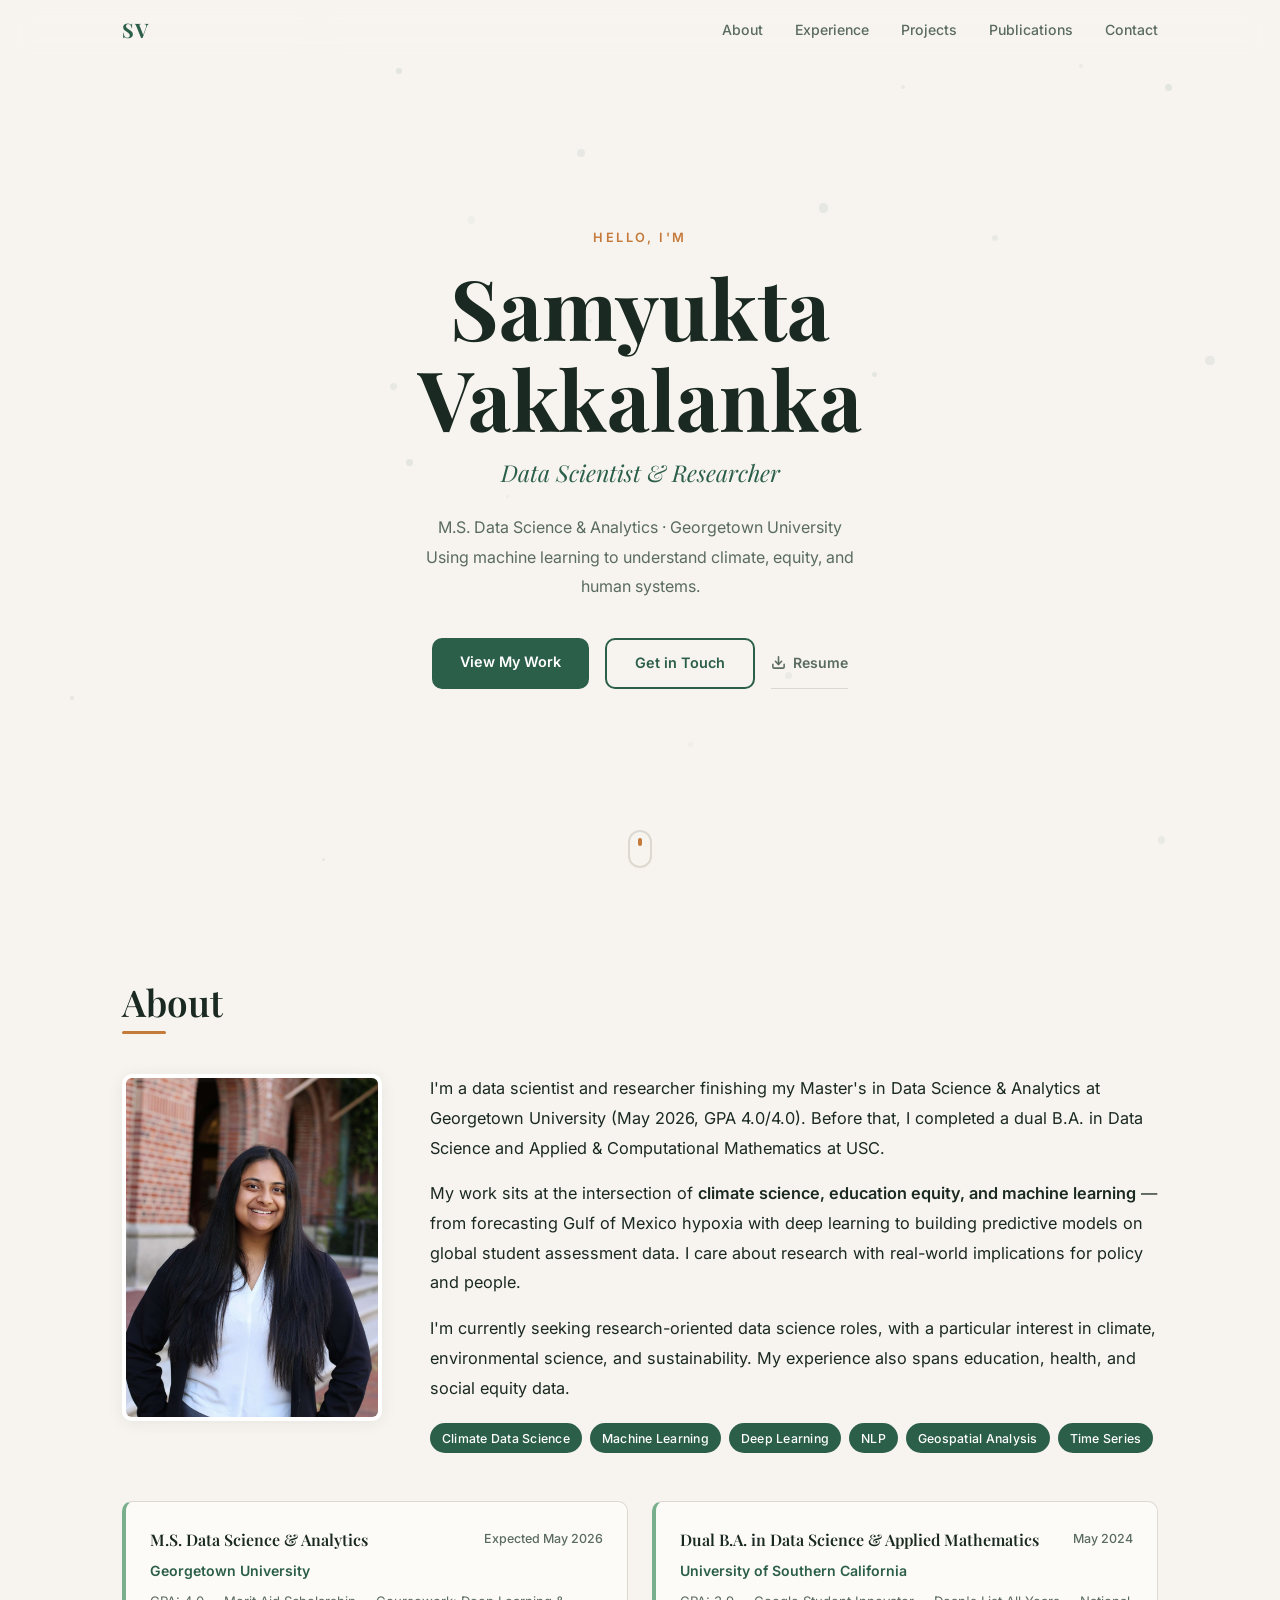
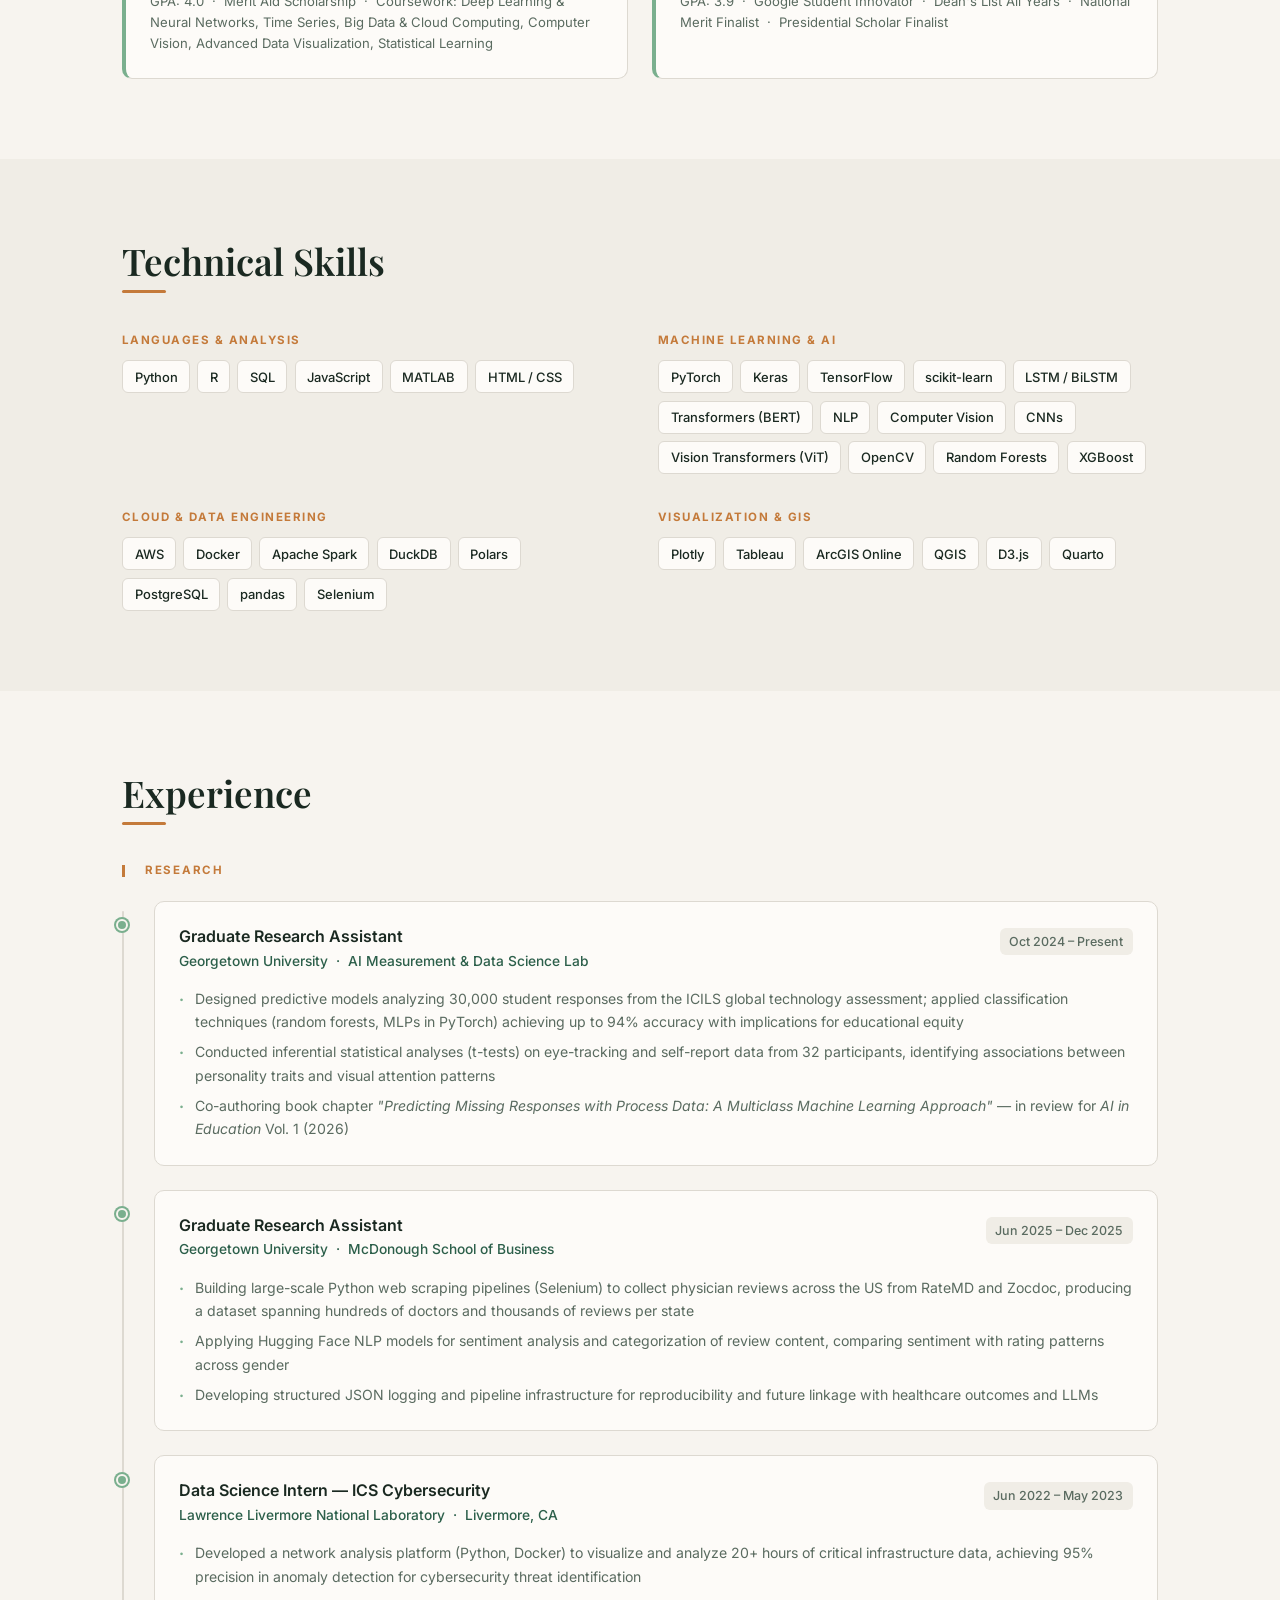
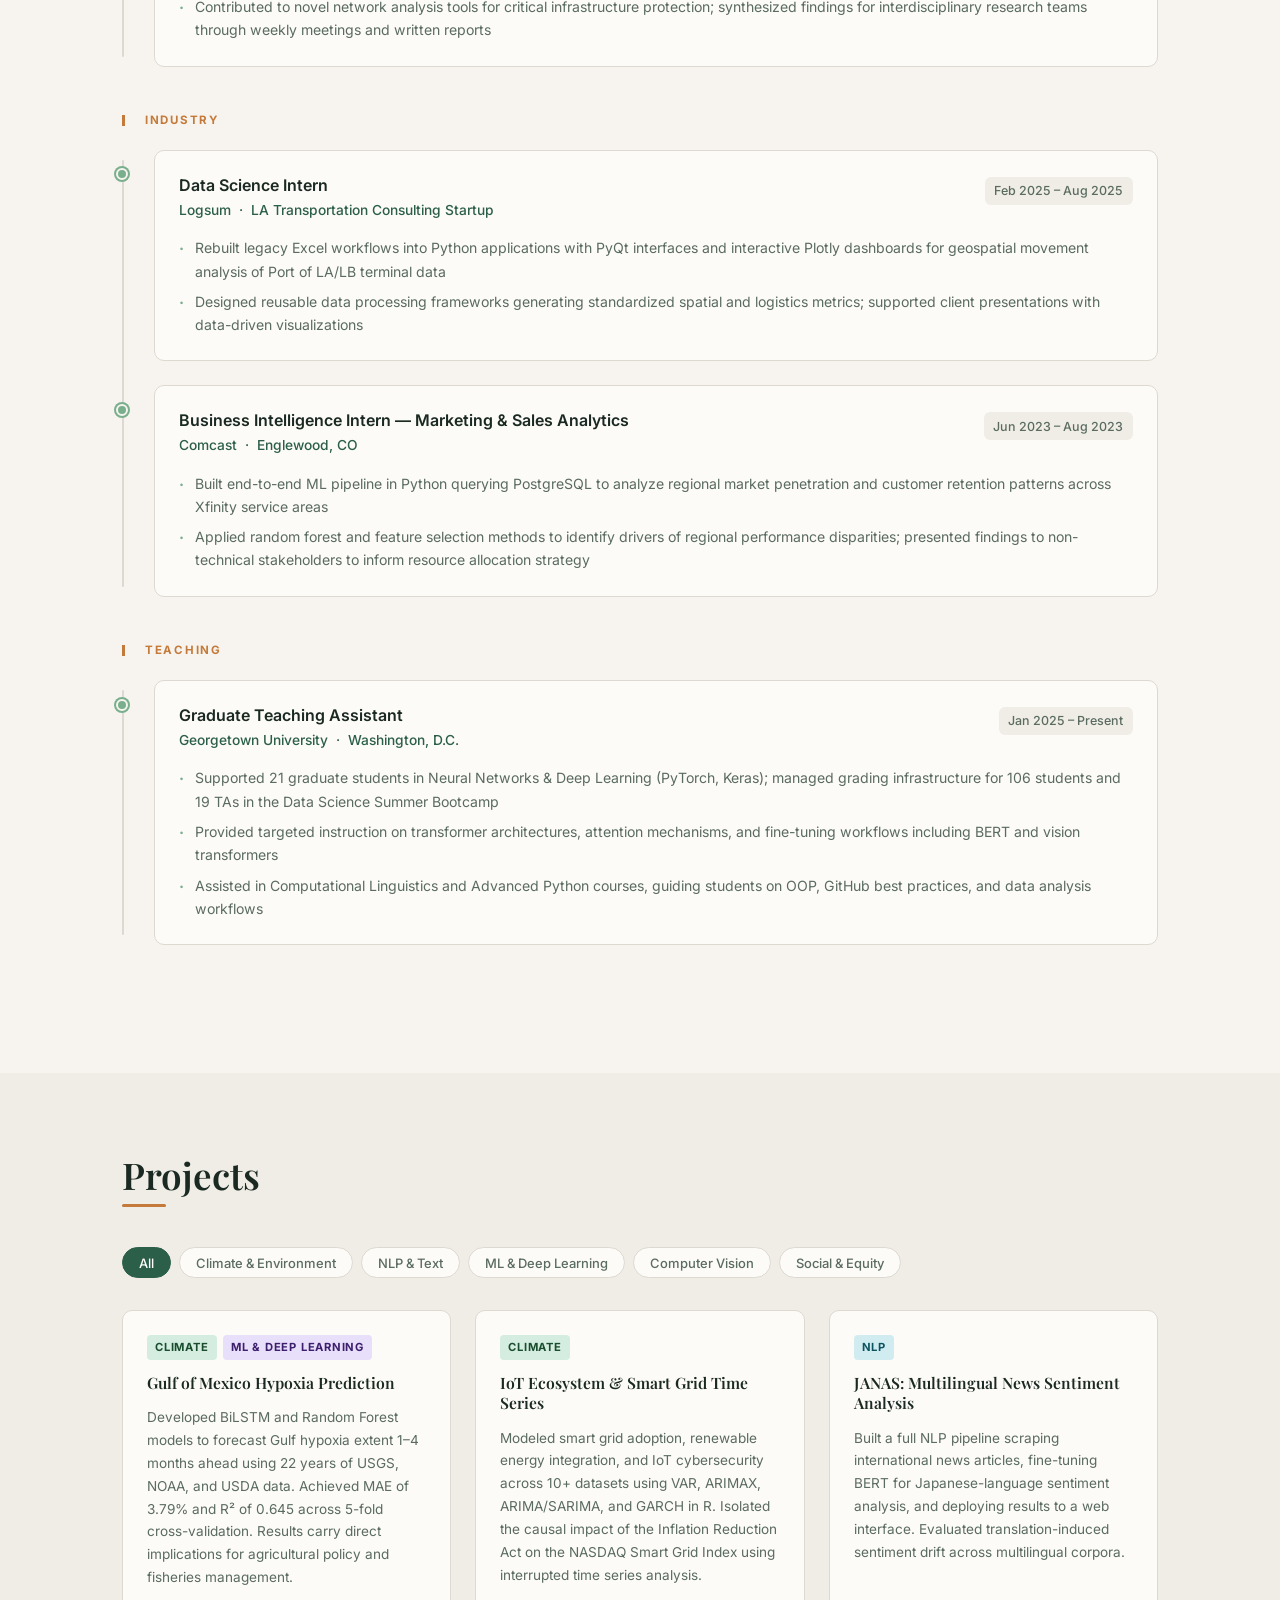
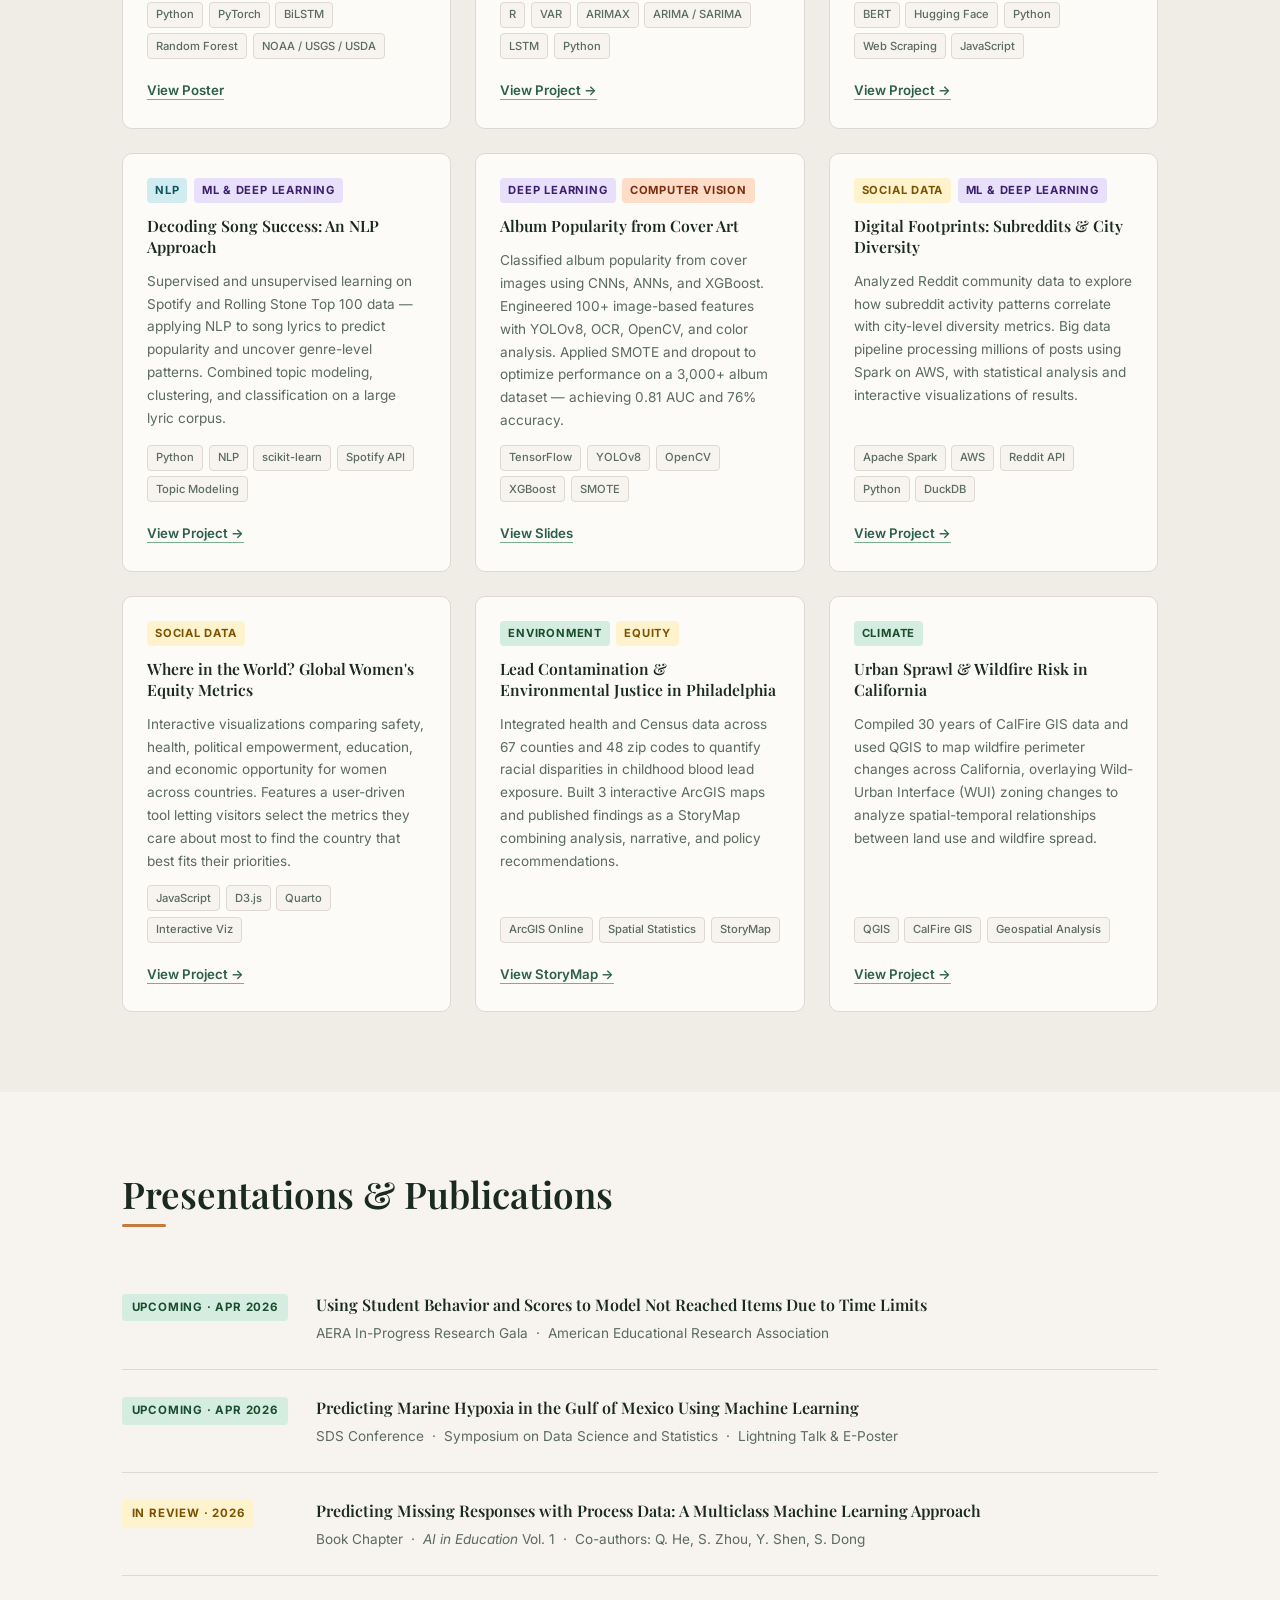
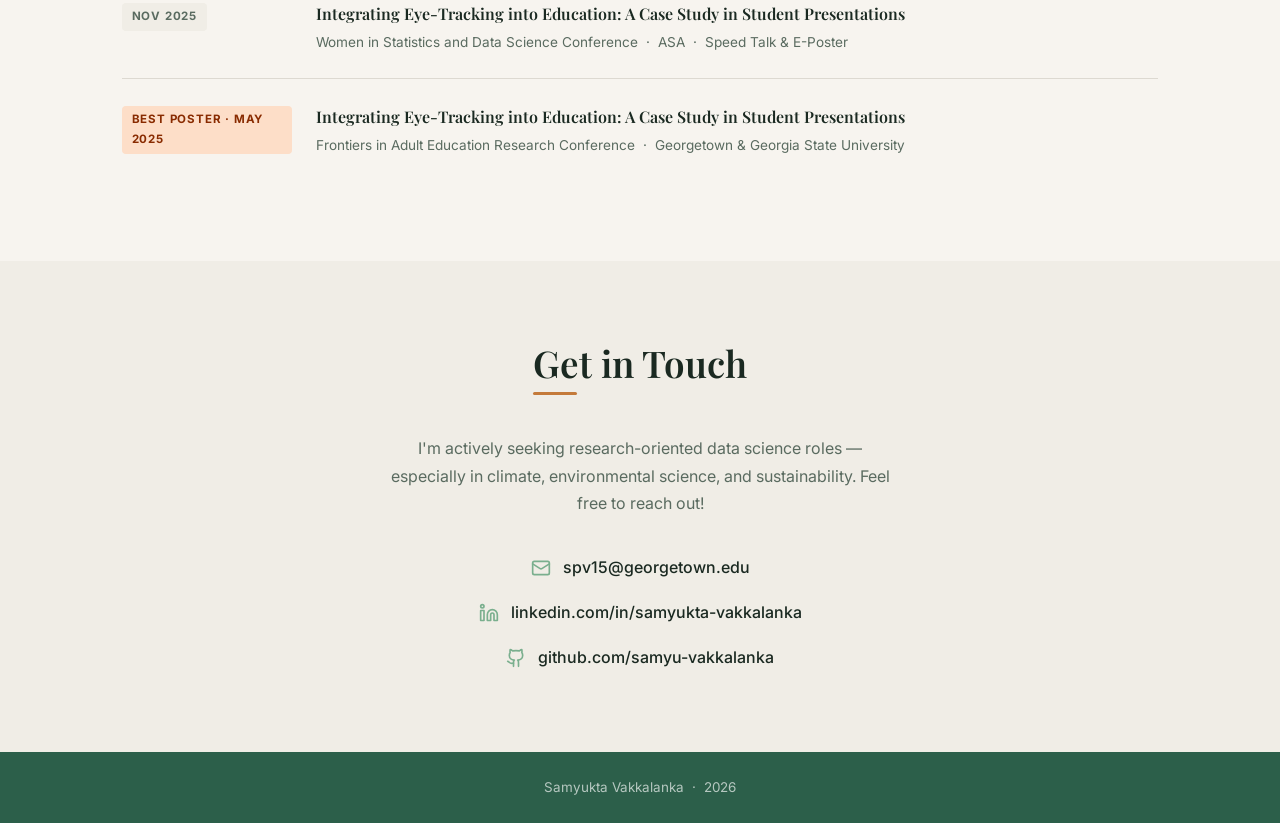
<file: index.html>
<!DOCTYPE html>
<html lang="en">
<head>
  <meta charset="UTF-8">
  <meta name="viewport" content="width=device-width, initial-scale=1.0">
  <title>Samyukta Vakkalanka | Data Scientist & Researcher</title>
  <meta name="description" content="Data Scientist and Researcher specializing in climate, education, and machine learning. M.S. Data Science & Analytics, Georgetown University.">
  <meta name="keywords" content="Samyukta Vakkalanka, Samyu Vakkalanka, data scientist, climate data science, machine learning, Georgetown University">
  <link rel="preconnect" href="https://fonts.googleapis.com">
  <link rel="preconnect" href="https://fonts.gstatic.com" crossorigin>
  <link href="https://fonts.googleapis.com/css2?family=Playfair+Display:ital,wght@0,400;0,600;0,700;1,400;1,600&family=Inter:wght@300;400;500;600&display=swap" rel="stylesheet">
  <link rel="stylesheet" href="style.css">
  <!-- Favicon: SV initials in brand green -->
  <link rel="icon" type="image/svg+xml" href="data:image/svg+xml,<svg xmlns='http://www.w3.org/2000/svg' viewBox='0 0 32 32'><rect width='32' height='32' rx='6' fill='%232C5F4A'/><text x='50%25' y='50%25' dominant-baseline='central' text-anchor='middle' font-family='Georgia,serif' font-size='14' font-weight='700' fill='white'>SV</text></svg>">
</head>
<body>

  <!-- ===================== NAVIGATION ===================== -->
  <nav id="navbar">
    <div class="nav-inner">
      <a href="#hero" class="nav-logo">SV</a>
      <ul class="nav-links">
        <li><a href="#about">About</a></li>
        <li><a href="#experience">Experience</a></li>
        <li><a href="#projects">Projects</a></li>
        <li><a href="#publications">Publications</a></li>
        <li><a href="#contact">Contact</a></li>
      </ul>
    </div>
  </nav>

  <!-- ===================== HERO ===================== -->
  <section id="hero">
    <div class="hero-bg-dots" aria-hidden="true"></div>
    <div class="hero-content">
      <p class="hero-eyebrow">Hello, I'm</p>
      <h1>Samyukta<br>Vakkalanka</h1>
      <p class="hero-subtitle">Data Scientist &amp; Researcher</p>
      <p class="hero-desc">
        M.S. Data Science &amp; Analytics · Georgetown University<br>
        Using machine learning to understand climate, equity, and human systems.
      </p>
      <div class="hero-cta">
        <a href="#projects" class="btn-primary">View My Work</a>
        <a href="#contact" class="btn-secondary">Get in Touch</a>
        <a href="media/Samyukta_Vakkalanka_Resume.pdf" target="_blank" class="btn-cv">
          <svg xmlns="http://www.w3.org/2000/svg" width="15" height="15" viewBox="0 0 24 24" fill="none" stroke="currentColor" stroke-width="2.5" stroke-linecap="round" stroke-linejoin="round" aria-hidden="true"><path d="M21 15v4a2 2 0 0 1-2 2H5a2 2 0 0 1-2-2v-4"/><polyline points="7 10 12 15 17 10"/><line x1="12" y1="15" x2="12" y2="3"/></svg>
          Resume
        </a>
      </div>
    </div>
    <div class="hero-scroll" aria-label="Scroll down">
      <span class="scroll-mouse"><span class="scroll-dot"></span></span>
    </div>
  </section>

  <!-- ===================== ABOUT ===================== -->
  <section id="about" class="section">
    <div class="container">
      <h2 class="section-title">About</h2>
      <div class="about-grid">
        <div class="about-photo">
          <!-- Replace img/me.jpg with your professional headshot -->
          <img src="img/me.jpg" alt="Samyukta Vakkalanka">
        </div>
        <div class="about-text">
          <p>I'm a data scientist and researcher finishing my Master's in Data Science &amp; Analytics at Georgetown University (May 2026, GPA 4.0/4.0). Before that, I completed a dual B.A. in Data Science and Applied &amp; Computational Mathematics at USC.</p>
          <p>My work sits at the intersection of <strong>climate science, education equity, and machine learning</strong> — from forecasting Gulf of Mexico hypoxia with deep learning to building predictive models on global student assessment data. I care about research with real-world implications for policy and people.</p>
          <p>I'm currently seeking research-oriented data science roles, with a particular interest in climate, environmental science, and sustainability. My experience also spans education, health, and social equity data.</p>
          <div class="about-tags">
            <span class="badge">Climate Data Science</span>
            <span class="badge">Machine Learning</span>
            <span class="badge">Deep Learning</span>
            <span class="badge">NLP</span>
            <span class="badge">Geospatial Analysis</span>
            <span class="badge">Time Series</span>
          </div>
        </div>
      </div>

      <div class="edu-row">
        <div class="edu-card fade-in">
          <div class="edu-top">
            <span class="edu-degree">M.S. Data Science &amp; Analytics</span>
            <span class="edu-date">Expected May 2026</span>
          </div>
          <p class="edu-school">Georgetown University</p>
          <p class="edu-detail">GPA: 4.0 &nbsp;·&nbsp; Merit Aid Scholarship &nbsp;·&nbsp; Coursework: Deep Learning &amp; Neural Networks, Time Series, Big Data &amp; Cloud Computing, Computer Vision, Advanced Data Visualization, Statistical Learning</p>
        </div>
        <div class="edu-card fade-in">
          <div class="edu-top">
            <span class="edu-degree">Dual B.A. in Data Science &amp; Applied Mathematics</span>
            <span class="edu-date">May 2024</span>
          </div>
          <p class="edu-school">University of Southern California</p>
          <p class="edu-detail">GPA: 3.9 &nbsp;·&nbsp; Google Student Innovator &nbsp;·&nbsp; Dean's List All Years &nbsp;·&nbsp; National Merit Finalist &nbsp;·&nbsp; Presidential Scholar Finalist</p>
        </div>
      </div>
    </div>
  </section>

  <!-- ===================== SKILLS ===================== -->
  <section id="skills" class="section section-alt">
    <div class="container">
      <h2 class="section-title">Technical Skills</h2>
      <div class="skills-grid">
        <div class="skill-group fade-in">
          <h3 class="skill-label">Languages &amp; Analysis</h3>
          <div class="tag-row">
            <span class="tag">Python</span>
            <span class="tag">R</span>
            <span class="tag">SQL</span>
            <span class="tag">JavaScript</span>
            <span class="tag">MATLAB</span>
            <span class="tag">HTML / CSS</span>
          </div>
        </div>
        <div class="skill-group fade-in">
          <h3 class="skill-label">Machine Learning &amp; AI</h3>
          <div class="tag-row">
            <span class="tag">PyTorch</span>
            <span class="tag">Keras</span>
            <span class="tag">TensorFlow</span>
            <span class="tag">scikit-learn</span>
            <span class="tag">LSTM / BiLSTM</span>
            <span class="tag">Transformers (BERT)</span>
            <span class="tag">NLP</span>
            <span class="tag">Computer Vision</span>
            <span class="tag">CNNs</span>
            <span class="tag">Vision Transformers (ViT)</span>
            <span class="tag">OpenCV</span>
            <span class="tag">Random Forests</span>
            <span class="tag">XGBoost</span>
          </div>
        </div>
        <div class="skill-group fade-in">
          <h3 class="skill-label">Cloud &amp; Data Engineering</h3>
          <div class="tag-row">
            <span class="tag">AWS</span>
            <span class="tag">Docker</span>
            <span class="tag">Apache Spark</span>
            <span class="tag">DuckDB</span>
            <span class="tag">Polars</span>
            <span class="tag">PostgreSQL</span>
            <span class="tag">pandas</span>
            <span class="tag">Selenium</span>
          </div>
        </div>
        <div class="skill-group fade-in">
          <h3 class="skill-label">Visualization &amp; GIS</h3>
          <div class="tag-row">
            <span class="tag">Plotly</span>
            <span class="tag">Tableau</span>
            <span class="tag">ArcGIS Online</span>
            <span class="tag">QGIS</span>
            <span class="tag">D3.js</span>
            <span class="tag">Quarto</span>
          </div>
        </div>
      </div>
    </div>
  </section>

  <!-- ===================== EXPERIENCE ===================== -->
  <section id="experience" class="section">
    <div class="container">
      <h2 class="section-title">Experience</h2>

      <!-- Research -->
      <div class="exp-group">
        <h3 class="exp-group-label">Research</h3>
        <div class="timeline">

          <div class="timeline-item fade-in">
            <div class="tl-dot"></div>
            <div class="tl-card">
              <div class="tl-header">
                <div class="tl-title-block">
                  <h4>Graduate Research Assistant</h4>
                  <p class="tl-org">Georgetown University &nbsp;·&nbsp; AI Measurement &amp; Data Science Lab</p>
                </div>
                <span class="tl-date">Oct 2024 – Present</span>
              </div>
              <ul class="tl-bullets">
                <li>Designed predictive models analyzing 30,000 student responses from the ICILS global technology assessment; applied classification techniques (random forests, MLPs in PyTorch) achieving up to 94% accuracy with implications for educational equity</li>
                <li>Conducted inferential statistical analyses (t-tests) on eye-tracking and self-report data from 32 participants, identifying associations between personality traits and visual attention patterns</li>
                <li>Co-authoring book chapter <em>"Predicting Missing Responses with Process Data: A Multiclass Machine Learning Approach"</em> — in review for <em>AI in Education</em> Vol. 1 (2026)</li>
              </ul>
            </div>
          </div>

          <div class="timeline-item fade-in">
            <div class="tl-dot"></div>
            <div class="tl-card">
              <div class="tl-header">
                <div class="tl-title-block">
                  <h4>Graduate Research Assistant</h4>
                  <p class="tl-org">Georgetown University &nbsp;·&nbsp; McDonough School of Business</p>
                </div>
                <span class="tl-date">Jun 2025 – Dec 2025</span>
              </div>
              <ul class="tl-bullets">
                <li>Building large-scale Python web scraping pipelines (Selenium) to collect physician reviews across the US from RateMD and Zocdoc, producing a dataset spanning hundreds of doctors and thousands of reviews per state</li>
                <li>Applying Hugging Face NLP models for sentiment analysis and categorization of review content, comparing sentiment with rating patterns across gender</li>
                <li>Developing structured JSON logging and pipeline infrastructure for reproducibility and future linkage with healthcare outcomes and LLMs</li>
              </ul>
            </div>
          </div>

          <div class="timeline-item fade-in">
            <div class="tl-dot"></div>
            <div class="tl-card">
              <div class="tl-header">
                <div class="tl-title-block">
                  <h4>Data Science Intern — ICS Cybersecurity</h4>
                  <p class="tl-org">Lawrence Livermore National Laboratory &nbsp;·&nbsp; Livermore, CA</p>
                </div>
                <span class="tl-date">Jun 2022 – May 2023</span>
              </div>
              <ul class="tl-bullets">
                <li>Developed a network analysis platform (Python, Docker) to visualize and analyze 20+ hours of critical infrastructure data, achieving 95% precision in anomaly detection for cybersecurity threat identification</li>
                <li>Contributed to novel network analysis tools for critical infrastructure protection; synthesized findings for interdisciplinary research teams through weekly meetings and written reports</li>
              </ul>
            </div>
          </div>

        </div>
      </div>

      <!-- Industry -->
      <div class="exp-group">
        <h3 class="exp-group-label">Industry</h3>
        <div class="timeline">

          <div class="timeline-item fade-in">
            <div class="tl-dot"></div>
            <div class="tl-card">
              <div class="tl-header">
                <div class="tl-title-block">
                  <h4>Data Science Intern</h4>
                  <p class="tl-org">Logsum &nbsp;·&nbsp; LA Transportation Consulting Startup</p>
                </div>
                <span class="tl-date">Feb 2025 – Aug 2025</span>
              </div>
              <ul class="tl-bullets">
                <li>Rebuilt legacy Excel workflows into Python applications with PyQt interfaces and interactive Plotly dashboards for geospatial movement analysis of Port of LA/LB terminal data</li>
                <li>Designed reusable data processing frameworks generating standardized spatial and logistics metrics; supported client presentations with data-driven visualizations</li>
              </ul>
            </div>
          </div>

          <div class="timeline-item fade-in">
            <div class="tl-dot"></div>
            <div class="tl-card">
              <div class="tl-header">
                <div class="tl-title-block">
                  <h4>Business Intelligence Intern — Marketing &amp; Sales Analytics</h4>
                  <p class="tl-org">Comcast &nbsp;·&nbsp; Englewood, CO</p>
                </div>
                <span class="tl-date">Jun 2023 – Aug 2023</span>
              </div>
              <ul class="tl-bullets">
                <li>Built end-to-end ML pipeline in Python querying PostgreSQL to analyze regional market penetration and customer retention patterns across Xfinity service areas</li>
                <li>Applied random forest and feature selection methods to identify drivers of regional performance disparities; presented findings to non-technical stakeholders to inform resource allocation strategy</li>
              </ul>
            </div>
          </div>

        </div>
      </div>

      <!-- Teaching -->
      <div class="exp-group">
        <h3 class="exp-group-label">Teaching</h3>
        <div class="timeline">

          <div class="timeline-item fade-in">
            <div class="tl-dot"></div>
            <div class="tl-card">
              <div class="tl-header">
                <div class="tl-title-block">
                  <h4>Graduate Teaching Assistant</h4>
                  <p class="tl-org">Georgetown University &nbsp;·&nbsp; Washington, D.C.</p>
                </div>
                <span class="tl-date">Jan 2025 – Present</span>
              </div>
              <ul class="tl-bullets">
                <li>Supported 21 graduate students in Neural Networks &amp; Deep Learning (PyTorch, Keras); managed grading infrastructure for 106 students and 19 TAs in the Data Science Summer Bootcamp</li>
                <li>Provided targeted instruction on transformer architectures, attention mechanisms, and fine-tuning workflows including BERT and vision transformers</li>
                <li>Assisted in Computational Linguistics and Advanced Python courses, guiding students on OOP, GitHub best practices, and data analysis workflows</li>
              </ul>
            </div>
          </div>

        </div>
      </div>

    </div>
  </section>

  <!-- ===================== PROJECTS ===================== -->
  <section id="projects" class="section section-alt">
    <div class="container">
      <h2 class="section-title">Projects</h2>
      <div class="filter-row">
        <button class="filter-btn active" data-filter="all">All</button>
        <button class="filter-btn" data-filter="climate">Climate &amp; Environment</button>
        <button class="filter-btn" data-filter="nlp">NLP &amp; Text</button>
        <button class="filter-btn" data-filter="ml">ML &amp; Deep Learning</button>
        <button class="filter-btn" data-filter="cv">Computer Vision</button>
        <button class="filter-btn" data-filter="social">Social &amp; Equity</button>
      </div>
      <div class="projects-grid">

        <!-- Gulf of Mexico Hypoxia -->
        <div class="proj-card fade-in" data-category="climate ml">
          <div class="proj-cats">
            <span class="proj-cat cat-climate">Climate</span>
            <span class="proj-cat cat-ml">ML &amp; Deep Learning</span>
          </div>
          <h3>Gulf of Mexico Hypoxia Prediction</h3>
          <p>Developed BiLSTM and Random Forest models to forecast Gulf hypoxia extent 1–4 months ahead using 22 years of USGS, NOAA, and USDA data. Achieved MAE of 3.79% and R² of 0.645 across 5-fold cross-validation. Results carry direct implications for agricultural policy and fisheries management.</p>
          <div class="proj-tools">
            <span>Python</span><span>PyTorch</span><span>BiLSTM</span><span>Random Forest</span><span>NOAA / USGS / USDA</span>
          </div>
          <div class="proj-actions">
            <!-- Drop hypoxia-poster.pdf into the media/ folder and this will work -->
            <a href="media/hypoxia-poster.pdf" target="_blank" class="proj-link">View Poster</a>
          </div>
        </div>

        <!-- Smart Grid Time Series -->
        <div class="proj-card fade-in" data-category="climate">
          <div class="proj-cats">
            <span class="proj-cat cat-climate">Climate</span>
          </div>
          <h3>IoT Ecosystem &amp; Smart Grid Time Series</h3>
          <p>Modeled smart grid adoption, renewable energy integration, and IoT cybersecurity across 10+ datasets using VAR, ARIMAX, ARIMA/SARIMA, and GARCH in R. Isolated the causal impact of the Inflation Reduction Act on the NASDAQ Smart Grid Index using interrupted time series analysis.</p>
          <div class="proj-tools">
            <span>R</span><span>VAR</span><span>ARIMAX</span><span>ARIMA / SARIMA</span><span>LSTM</span><span>Python</span>
          </div>
          <div class="proj-actions">
            <a href="https://samyuvakkalanka.georgetown.domains/time-series/" target="_blank" class="proj-link">View Project →</a>
          </div>
        </div>

        <!-- JANAS NLP -->
        <div class="proj-card fade-in" data-category="nlp">
          <div class="proj-cats">
            <span class="proj-cat cat-nlp">NLP</span>
          </div>
          <h3>JANAS: Multilingual News Sentiment Analysis</h3>
          <p>Built a full NLP pipeline scraping international news articles, fine-tuning BERT for Japanese-language sentiment analysis, and deploying results to a web interface. Evaluated translation-induced sentiment drift across multilingual corpora.</p>
          <div class="proj-tools">
            <span>BERT</span><span>Hugging Face</span><span>Python</span><span>Web Scraping</span><span>JavaScript</span>
          </div>
          <div class="proj-actions">
            <a href="https://satomitheito.github.io/NLP-Article-Analysis/" target="_blank" class="proj-link">View Project →</a>
          </div>
        </div>

        <!-- Song Popularity NLP -->
        <div class="proj-card fade-in" data-category="nlp ml">
          <div class="proj-cats">
            <span class="proj-cat cat-nlp">NLP</span>
            <span class="proj-cat cat-ml">ML &amp; Deep Learning</span>
          </div>
          <h3>Decoding Song Success: An NLP Approach</h3>
          <p>Supervised and unsupervised learning on Spotify and Rolling Stone Top 100 data — applying NLP to song lyrics to predict popularity and uncover genre-level patterns. Combined topic modeling, clustering, and classification on a large lyric corpus.</p>
          <div class="proj-tools">
            <span>Python</span><span>NLP</span><span>scikit-learn</span><span>Spotify API</span><span>Topic Modeling</span>
          </div>
          <div class="proj-actions">
            <a href="https://samyuvakkalanka.georgetown.domains/Final_Project/" target="_blank" class="proj-link">View Project →</a>
          </div>
        </div>

        <!-- Album Cover Deep Learning -->
        <div class="proj-card fade-in" data-category="ml cv">
          <div class="proj-cats">
            <span class="proj-cat cat-ml">Deep Learning</span>
            <span class="proj-cat cat-cv">Computer Vision</span>
          </div>
          <h3>Album Popularity from Cover Art</h3>
          <p>Classified album popularity from cover images using CNNs, ANNs, and XGBoost. Engineered 100+ image-based features with YOLOv8, OCR, OpenCV, and color analysis. Applied SMOTE and dropout to optimize performance on a 3,000+ album dataset — achieving 0.81 AUC and 76% accuracy.</p>
          <div class="proj-tools">
            <span>TensorFlow</span><span>YOLOv8</span><span>OpenCV</span><span>XGBoost</span><span>SMOTE</span>
          </div>
          <div class="proj-actions">
            <!-- Drop album-slides.pdf into media/ or replace with hosted link -->
            <a href="media/album-slides.pdf" target="_blank" class="proj-link">View Slides</a>
          </div>
        </div>

        <!-- Digital Footprints -->
        <div class="proj-card fade-in" data-category="social ml">
          <div class="proj-cats">
            <span class="proj-cat cat-social">Social Data</span>
            <span class="proj-cat cat-ml">ML &amp; Deep Learning</span>
          </div>
          <h3>Digital Footprints: Subreddits &amp; City Diversity</h3>
          <p>Analyzed Reddit community data to explore how subreddit activity patterns correlate with city-level diversity metrics. Big data pipeline processing millions of posts using Spark on AWS, with statistical analysis and interactive visualizations of results.</p>
          <div class="proj-tools">
            <span>Apache Spark</span><span>AWS</span><span>Reddit API</span><span>Python</span><span>DuckDB</span>
          </div>
          <div class="proj-actions">
            <a href="https://samyuvakkalanka.georgetown.domains/dsan_6000/" target="_blank" class="proj-link">View Project →</a>
          </div>
        </div>

        <!-- Women's Global Metrics -->
        <div class="proj-card fade-in" data-category="social">
          <div class="proj-cats">
            <span class="proj-cat cat-social">Social Data</span>
          </div>
          <h3>Where in the World? Global Women's Equity Metrics</h3>
          <p>Interactive visualizations comparing safety, health, political empowerment, education, and economic opportunity for women across countries. Features a user-driven tool letting visitors select the metrics they care about most to find the country that best fits their priorities.</p>
          <div class="proj-tools">
            <span>JavaScript</span><span>D3.js</span><span>Quarto</span><span>Interactive Viz</span>
          </div>
          <div class="proj-actions">
            <!-- TODO: replace # with the actual project URL -->
            <a href="https://ehealy.georgetown.domains/womens_travel_guide" target="_blank" class="proj-link">View Project →</a>
          </div>
        </div>

        <!-- Lead Contamination -->
        <div class="proj-card fade-in" data-category="climate social">
          <div class="proj-cats">
            <span class="proj-cat cat-climate">Environment</span>
            <span class="proj-cat cat-social">Equity</span>
          </div>
          <h3>Lead Contamination &amp; Environmental Justice in Philadelphia</h3>
          <p>Integrated health and Census data across 67 counties and 48 zip codes to quantify racial disparities in childhood blood lead exposure. Built 3 interactive ArcGIS maps and published findings as a StoryMap combining analysis, narrative, and policy recommendations.</p>
          <div class="proj-tools">
            <span>ArcGIS Online</span><span>Spatial Statistics</span><span>StoryMap</span>
          </div>
          <div class="proj-actions">
            <a href="https://storymaps.arcgis.com/stories/d313741e464646a6a0be48653bbed88f" target="_blank" class="proj-link">View StoryMap →</a>
          </div>
        </div>

        <!-- Wildfire -->
        <div class="proj-card fade-in" data-category="climate">
          <div class="proj-cats">
            <span class="proj-cat cat-climate">Climate</span>
          </div>
          <h3>Urban Sprawl &amp; Wildfire Risk in California</h3>
          <p>Compiled 30 years of CalFire GIS data and used QGIS to map wildfire perimeter changes across California, overlaying Wild-Urban Interface (WUI) zoning changes to analyze spatial-temporal relationships between land use and wildfire spread.</p>
          <div class="proj-tools">
            <span>QGIS</span><span>CalFire GIS</span><span>Geospatial Analysis</span>
          </div>
          <div class="proj-actions">
            <a href="https://samyuvakkalanka.github.io/FireProject/" target="_blank" class="proj-link">View Project →</a>
          </div>
        </div>

      </div>
    </div>
  </section>

  <!-- ===================== PUBLICATIONS & PRESENTATIONS ===================== -->
  <section id="publications" class="section">
    <div class="container">
      <h2 class="section-title">Presentations &amp; Publications</h2>
      <div class="pubs-list">

        <div class="pub-item fade-in">
          <span class="pub-badge badge-upcoming">Upcoming · Apr 2026</span>
          <div class="pub-body">
            <p class="pub-title">Using Student Behavior and Scores to Model Not Reached Items Due to Time Limits</p>
            <p class="pub-venue">AERA In-Progress Research Gala &nbsp;·&nbsp; American Educational Research Association</p>
          </div>
        </div>

        <div class="pub-item fade-in">
          <span class="pub-badge badge-upcoming">Upcoming · Apr 2026</span>
          <div class="pub-body">
            <p class="pub-title">Predicting Marine Hypoxia in the Gulf of Mexico Using Machine Learning</p>
            <p class="pub-venue">SDS Conference &nbsp;·&nbsp; Symposium on Data Science and Statistics &nbsp;·&nbsp; Lightning Talk &amp; E-Poster</p>
          </div>
        </div>

        <div class="pub-item fade-in">
          <span class="pub-badge badge-review">In Review · 2026</span>
          <div class="pub-body">
            <p class="pub-title">Predicting Missing Responses with Process Data: A Multiclass Machine Learning Approach</p>
            <p class="pub-venue">Book Chapter &nbsp;·&nbsp; <em>AI in Education</em> Vol. 1 &nbsp;·&nbsp; Co-authors: Q. He, S. Zhou, Y. Shen, S. Dong</p>
          </div>
        </div>

        <div class="pub-item fade-in">
          <span class="pub-badge badge-past">Nov 2025</span>
          <div class="pub-body">
            <p class="pub-title">Integrating Eye-Tracking into Education: A Case Study in Student Presentations</p>
            <p class="pub-venue">Women in Statistics and Data Science Conference &nbsp;·&nbsp; ASA &nbsp;·&nbsp; Speed Talk &amp; E-Poster</p>
          </div>
        </div>

        <div class="pub-item fade-in">
          <span class="pub-badge badge-award">Best Poster · May 2025</span>
          <div class="pub-body">
            <p class="pub-title">Integrating Eye-Tracking into Education: A Case Study in Student Presentations</p>
            <p class="pub-venue">Frontiers in Adult Education Research Conference &nbsp;·&nbsp; Georgetown &amp; Georgia State University</p>
          </div>
        </div>

      </div>
    </div>
  </section>

  <!-- ===================== CONTACT ===================== -->
  <section id="contact" class="section section-alt">
    <div class="container contact-wrap">
      <h2 class="section-title">Get in Touch</h2>
      <p class="contact-desc">I'm actively seeking research-oriented data science roles — especially in climate, environmental science, and sustainability. Feel free to reach out!</p>
      <div class="contact-links">
        <a href="mailto:spv15@georgetown.edu" class="contact-link">
          <svg xmlns="http://www.w3.org/2000/svg" width="20" height="20" viewBox="0 0 24 24" fill="none" stroke="currentColor" stroke-width="2" stroke-linecap="round" stroke-linejoin="round" aria-hidden="true"><rect x="2" y="4" width="20" height="16" rx="2"/><path d="m22 7-8.97 5.7a1.94 1.94 0 0 1-2.06 0L2 7"/></svg>
          spv15@georgetown.edu
        </a>
        <a href="https://linkedin.com/in/samyukta-vakkalanka" target="_blank" rel="noopener" class="contact-link">
          <svg xmlns="http://www.w3.org/2000/svg" width="20" height="20" viewBox="0 0 24 24" fill="none" stroke="currentColor" stroke-width="2" stroke-linecap="round" stroke-linejoin="round" aria-hidden="true"><path d="M16 8a6 6 0 0 1 6 6v7h-4v-7a2 2 0 0 0-2-2 2 2 0 0 0-2 2v7h-4v-7a6 6 0 0 1 6-6z"/><rect x="2" y="9" width="4" height="12"/><circle cx="4" cy="4" r="2"/></svg>
          linkedin.com/in/samyukta-vakkalanka
        </a>
        <a href="https://github.com/samyu-vakkalanka" target="_blank" rel="noopener" class="contact-link">
          <svg xmlns="http://www.w3.org/2000/svg" width="20" height="20" viewBox="0 0 24 24" fill="none" stroke="currentColor" stroke-width="2" stroke-linecap="round" stroke-linejoin="round" aria-hidden="true"><path d="M15 22v-4a4.8 4.8 0 0 0-1-3.5c3 0 6-2 6-5.5.08-1.25-.27-2.48-1-3.5.28-1.15.28-2.35 0-3.5 0 0-1 0-3 1.5-2.64-.5-5.36-.5-8 0C6 2 5 2 5 2c-.3 1.15-.3 2.35 0 3.5A5.403 5.403 0 0 0 4 9c0 3.5 3 5.5 6 5.5-.39.49-.68 1.05-.85 1.65-.17.6-.22 1.23-.15 1.85v4"/><path d="M9 18c-4.51 2-5-2-7-2"/></svg>
          github.com/samyu-vakkalanka
        </a>
      </div>
    </div>
  </section>

  <footer>
    <p>Samyukta Vakkalanka &nbsp;·&nbsp; 2026</p>
  </footer>

  <script src="script.js"></script>
</body>
</html>
</file>
<file: style.css>
/* =====================================================
   DESIGN TOKENS
   ===================================================== */
:root {
  --bg:           #F7F4EF;
  --bg-alt:       #F0EDE6;
  --card-bg:      #FDFBF8;
  --primary:      #2C5F4A;
  --primary-dark: #1E4234;
  --sage:         #7AAF8E;
  --sage-light:   #C4DDD0;
  --terra:        #C47A3A;
  --terra-light:  #EDD4B8;
  --text:         #1A2921;
  --text-muted:   #5A6B60;
  --border:       #DDD9D1;
  --white:        #FFFFFF;

  --font-serif: 'Playfair Display', Georgia, 'Times New Roman', serif;
  --font-sans:  'Inter', system-ui, -apple-system, sans-serif;

  --radius:    10px;
  --radius-sm: 6px;
  --shadow:      0 2px 16px rgba(26, 41, 33, 0.07);
  --shadow-hover: 0 8px 32px rgba(26, 41, 33, 0.13);
  --transition: 0.22s ease;

  --max-w: 1100px;
}

/* =====================================================
   RESET & BASE
   ===================================================== */
*, *::before, *::after {
  box-sizing: border-box;
  margin: 0;
  padding: 0;
}

html {
  scroll-behavior: smooth;
  font-size: 16px;
}

body {
  font-family: var(--font-sans);
  background-color: var(--bg);
  color: var(--text);
  line-height: 1.72;
}

img { max-width: 100%; display: block; }
a   { color: inherit; text-decoration: none; }
ul  { list-style: none; }
button { cursor: pointer; font-family: var(--font-sans); border: none; background: none; }
em  { font-style: italic; }
strong { font-weight: 600; }

/* =====================================================
   TYPOGRAPHY
   ===================================================== */
h1 {
  font-family: var(--font-serif);
  font-size: clamp(3rem, 6.5vw, 5.2rem);
  font-weight: 700;
  line-height: 1.1;
  color: var(--text);
}

h2 {
  font-family: var(--font-serif);
  font-size: clamp(1.75rem, 3vw, 2.3rem);
  font-weight: 600;
  line-height: 1.2;
}

h3 {
  font-family: var(--font-serif);
  font-size: 1.1rem;
  font-weight: 600;
  line-height: 1.3;
}

h4 {
  font-family: var(--font-sans);
  font-size: 1rem;
  font-weight: 600;
  line-height: 1.3;
}

p { margin-bottom: 1rem; }
p:last-child { margin-bottom: 0; }

/* =====================================================
   LAYOUT
   ===================================================== */
.container {
  max-width: var(--max-w);
  margin: 0 auto;
  padding: 0 2rem;
}

.section        { padding: 5rem 0; }
.section-alt    { background-color: var(--bg-alt); }

.section-title {
  margin-bottom: 2.5rem;
  display: inline-block;
  position: relative;
}

/* Terracotta underline accent — the little bit of whimsy */
.section-title::after {
  content: '';
  display: block;
  width: 44px;
  height: 3px;
  background: var(--terra);
  border-radius: 2px;
  margin-top: 0.45rem;
}

/* =====================================================
   NAVIGATION
   ===================================================== */
#navbar {
  position: fixed;
  top: 0; left: 0; right: 0;
  z-index: 200;
  background: rgba(247, 244, 239, 0.88);
  backdrop-filter: blur(14px);
  -webkit-backdrop-filter: blur(14px);
  border-bottom: 1px solid transparent;
  transition: border-color var(--transition), box-shadow var(--transition);
}

#navbar.scrolled {
  border-color: var(--border);
  box-shadow: 0 2px 20px rgba(26, 41, 33, 0.07);
}

.nav-inner {
  max-width: var(--max-w);
  margin: 0 auto;
  padding: 0 2rem;
  height: 60px;
  display: flex;
  align-items: center;
  justify-content: space-between;
}

.nav-logo {
  font-family: var(--font-serif);
  font-size: 1.25rem;
  font-weight: 700;
  color: var(--primary);
  letter-spacing: 0.04em;
}

.nav-links {
  display: flex;
  gap: 2rem;
  align-items: center;
}

.nav-links a {
  font-size: 0.88rem;
  font-weight: 500;
  color: var(--text-muted);
  position: relative;
  transition: color var(--transition);
}

/* Underline grows from center — subtle hover */
.nav-links a::after {
  content: '';
  position: absolute;
  bottom: -3px;
  left: 50%;
  transform: translateX(-50%);
  width: 0;
  height: 2px;
  background: var(--terra);
  border-radius: 1px;
  transition: width var(--transition);
}

.nav-links a:hover         { color: var(--primary); }
.nav-links a:hover::after  { width: 100%; }

/* =====================================================
   HERO
   ===================================================== */
#hero {
  min-height: 100vh;
  display: flex;
  align-items: center;
  justify-content: center;
  position: relative;
  overflow: hidden;
  padding: 80px 2rem 4rem;
}

/* Animated floating data dots — very subtle */
.hero-bg-dots {
  position: absolute;
  inset: 0;
  pointer-events: none;
  overflow: hidden;
}

.hero-dot {
  position: absolute;
  border-radius: 50%;
  background: var(--primary);
  animation: floatDot ease-in-out infinite;
}

@keyframes floatDot {
  0%, 100% { transform: translateY(0); }
  50%       { transform: translateY(-14px); }
}

.hero-content {
  text-align: center;
  max-width: 680px;
  position: relative;
  z-index: 1;
}

.hero-eyebrow {
  font-size: 0.8rem;
  font-weight: 600;
  letter-spacing: 0.2em;
  text-transform: uppercase;
  color: var(--terra);
  margin-bottom: 0.75rem;
}

.hero-content h1 {
  margin-bottom: 0.6rem;
}

.hero-subtitle {
  font-family: var(--font-serif);
  font-style: italic;
  font-size: clamp(1.1rem, 2.5vw, 1.45rem);
  color: var(--primary);
  margin-bottom: 1.25rem;
}

.hero-desc {
  font-size: 1rem;
  color: var(--text-muted);
  line-height: 1.85;
  margin: 0 auto 2.25rem;
  max-width: 480px;
}

.hero-cta {
  display: flex;
  gap: 1rem;
  justify-content: center;
  flex-wrap: wrap;
}

.btn-primary {
  display: inline-block;
  background: var(--primary);
  color: white;
  padding: 0.75rem 1.75rem;
  border-radius: var(--radius);
  font-size: 0.9rem;
  font-weight: 600;
  transition: background var(--transition), transform var(--transition), box-shadow var(--transition);
}

.btn-primary:hover {
  background: var(--primary-dark);
  transform: translateY(-2px);
  box-shadow: 0 6px 20px rgba(44, 95, 74, 0.28);
}

.btn-secondary {
  display: inline-block;
  border: 2px solid var(--primary);
  color: var(--primary);
  padding: 0.7rem 1.75rem;
  border-radius: var(--radius);
  font-size: 0.9rem;
  font-weight: 600;
  transition: all var(--transition);
}

.btn-secondary:hover {
  background: var(--primary);
  color: white;
  transform: translateY(-2px);
}

.btn-cv {
  display: inline-flex;
  align-items: center;
  gap: 0.4rem;
  color: var(--text-muted);
  font-size: 0.88rem;
  font-weight: 600;
  border-bottom: 1.5px solid var(--border);
  padding-bottom: 1px;
  transition: color var(--transition), border-color var(--transition);
}

.btn-cv:hover {
  color: var(--terra);
  border-color: var(--terra);
}

/* Scroll indicator */
.hero-scroll {
  position: absolute;
  bottom: 2rem;
  left: 50%;
  transform: translateX(-50%);
}

.scroll-mouse {
  display: block;
  width: 24px;
  height: 38px;
  border: 2px solid var(--border);
  border-radius: 12px;
  position: relative;
}

.scroll-dot {
  display: block;
  position: absolute;
  top: 6px;
  left: 50%;
  transform: translateX(-50%);
  width: 4px;
  height: 8px;
  background: var(--terra);
  border-radius: 2px;
  animation: scrollBounce 2.2s ease-in-out infinite;
}

@keyframes scrollBounce {
  0%, 100% { top: 6px; opacity: 1; }
  55%       { top: 17px; opacity: 0.25; }
}

/* =====================================================
   ABOUT
   ===================================================== */
.about-grid {
  display: grid;
  grid-template-columns: 260px 1fr;
  gap: 3rem;
  align-items: start;
  margin-bottom: 3rem;
}

.about-photo img {
  width: 100%;
  aspect-ratio: 3 / 4;
  object-fit: cover;
  border-radius: var(--radius);
  box-shadow: var(--shadow);
  border: 4px solid var(--white);
}

.about-text p {
  font-size: 1.02rem;
  color: var(--text);
  line-height: 1.82;
}

.about-tags {
  display: flex;
  flex-wrap: wrap;
  gap: 0.5rem;
  margin-top: 1.25rem;
}

.badge {
  background: var(--primary);
  color: white;
  font-size: 0.77rem;
  font-weight: 500;
  padding: 0.28rem 0.75rem;
  border-radius: 20px;
  letter-spacing: 0.02em;
}

/* Education */
.edu-row {
  display: grid;
  grid-template-columns: 1fr 1fr;
  gap: 1.5rem;
}

.edu-card {
  background: var(--card-bg);
  border: 1px solid var(--border);
  border-left: 4px solid var(--sage);
  border-radius: var(--radius);
  padding: 1.5rem;
}

.edu-top {
  display: flex;
  justify-content: space-between;
  align-items: flex-start;
  gap: 0.75rem;
  margin-bottom: 0.3rem;
}

.edu-degree {
  font-family: var(--font-serif);
  font-size: 1rem;
  font-weight: 600;
  color: var(--text);
  flex: 1;
}

.edu-date {
  font-size: 0.78rem;
  color: var(--text-muted);
  font-weight: 500;
  white-space: nowrap;
  padding-top: 2px;
}

.edu-school {
  color: var(--primary);
  font-weight: 600;
  font-size: 0.88rem;
  margin-bottom: 0.5rem;
}

.edu-detail {
  font-size: 0.82rem;
  color: var(--text-muted);
  line-height: 1.6;
  margin: 0;
}

/* =====================================================
   SKILLS
   ===================================================== */
.skills-grid {
  display: grid;
  grid-template-columns: repeat(2, 1fr);
  gap: 2.25rem;
}

.skill-label {
  font-family: var(--font-sans);
  font-size: 0.72rem;
  font-weight: 700;
  text-transform: uppercase;
  letter-spacing: 0.13em;
  color: var(--terra);
  margin-bottom: 0.75rem;
}

.tag-row {
  display: flex;
  flex-wrap: wrap;
  gap: 0.45rem;
}

.tag {
  background: var(--card-bg);
  border: 1px solid var(--border);
  color: var(--text);
  font-size: 0.81rem;
  font-weight: 500;
  padding: 0.28rem 0.72rem;
  border-radius: var(--radius-sm);
  transition: all var(--transition);
}

.tag:hover {
  border-color: var(--sage);
  background: var(--sage-light);
  color: var(--primary-dark);
}

/* =====================================================
   EXPERIENCE
   ===================================================== */
.exp-group {
  margin-bottom: 3rem;
}

.exp-group-label {
  font-family: var(--font-sans);
  font-size: 0.72rem;
  font-weight: 700;
  text-transform: uppercase;
  letter-spacing: 0.15em;
  color: var(--terra);
  padding-left: 1.25rem;
  border-left: 3px solid var(--terra);
  margin-bottom: 1.5rem;
  line-height: 1;
}

.timeline {
  position: relative;
  padding-left: 2rem;
}

.timeline::before {
  content: '';
  position: absolute;
  left: 0;
  top: 10px;
  bottom: 10px;
  width: 2px;
  background: var(--border);
  border-radius: 1px;
}

.timeline-item {
  position: relative;
  margin-bottom: 1.5rem;
}

.timeline-item:last-child {
  margin-bottom: 0;
}

.tl-dot {
  position: absolute;
  left: -2.375rem;
  top: 1.15rem;
  width: 12px;
  height: 12px;
  border-radius: 50%;
  background: var(--sage);
  border: 2px solid var(--bg);
  box-shadow: 0 0 0 2px var(--sage);
  transition: transform var(--transition);
}

.timeline-item:hover .tl-dot {
  transform: scale(1.25);
}

.tl-card {
  background: var(--card-bg);
  border: 1px solid var(--border);
  border-radius: var(--radius);
  padding: 1.5rem;
  transition: box-shadow var(--transition), transform var(--transition);
}

.tl-card:hover {
  box-shadow: var(--shadow-hover);
  transform: translateX(4px);
}

.tl-header {
  display: flex;
  justify-content: space-between;
  align-items: flex-start;
  gap: 1rem;
  margin-bottom: 0.85rem;
}

.tl-title-block h4 {
  margin-bottom: 0.2rem;
}

.tl-org {
  color: var(--primary);
  font-size: 0.86rem;
  font-weight: 500;
  margin: 0;
}

.tl-date {
  font-size: 0.78rem;
  font-weight: 500;
  color: var(--text-muted);
  white-space: nowrap;
  background: var(--bg-alt);
  padding: 0.2rem 0.6rem;
  border-radius: var(--radius-sm);
  flex-shrink: 0;
  margin-top: 2px;
}

.tl-bullets {
  padding: 0;
}

.tl-bullets li {
  font-size: 0.88rem;
  color: var(--text-muted);
  padding-left: 1rem;
  position: relative;
  margin-bottom: 0.45rem;
  line-height: 1.65;
}

.tl-bullets li:last-child { margin-bottom: 0; }

.tl-bullets li::before {
  content: '·';
  position: absolute;
  left: 0;
  color: var(--sage);
  font-weight: 700;
  font-size: 1.1em;
}

/* =====================================================
   PROJECTS
   ===================================================== */
.filter-row {
  display: flex;
  gap: 0.5rem;
  flex-wrap: wrap;
  margin-bottom: 2rem;
}

.filter-btn {
  padding: 0.38rem 1rem;
  border-radius: 20px;
  border: 1.5px solid var(--border);
  font-size: 0.81rem;
  font-weight: 500;
  color: var(--text-muted);
  background: var(--card-bg);
  transition: all var(--transition);
}

.filter-btn:hover,
.filter-btn.active {
  background: var(--primary);
  border-color: var(--primary);
  color: white;
}

.projects-grid {
  display: grid;
  grid-template-columns: repeat(3, 1fr);
  gap: 1.5rem;
}

.proj-card {
  background: var(--card-bg);
  border: 1px solid var(--border);
  border-radius: var(--radius);
  padding: 1.5rem;
  display: flex;
  flex-direction: column;
  gap: 0.8rem;
  transition: box-shadow var(--transition), transform var(--transition);
}

.proj-card:hover {
  box-shadow: var(--shadow-hover);
  transform: translateY(-4px);
}

.proj-card.hidden {
  display: none;
}

.proj-cats {
  display: flex;
  gap: 0.4rem;
  flex-wrap: wrap;
}

.proj-cat {
  font-size: 0.7rem;
  font-weight: 700;
  text-transform: uppercase;
  letter-spacing: 0.07em;
  padding: 0.2rem 0.5rem;
  border-radius: 4px;
}

.cat-climate { background: #D4EDE0; color: #1A4D2E; }
.cat-nlp     { background: #D1ECF1; color: #0C5460; }
.cat-ml      { background: #E8DFFA; color: #3D1F6E; }
.cat-social  { background: #FFF3CD; color: #7A5200; }
.cat-cv      { background: #FDDCC8; color: #7A2E10; }

.proj-card h3 {
  font-size: 0.98rem;
  color: var(--text);
  margin: 0;
}

.proj-card > p {
  font-size: 0.85rem;
  color: var(--text-muted);
  line-height: 1.68;
  flex: 1;
  margin: 0;
}

.proj-tools {
  display: flex;
  flex-wrap: wrap;
  gap: 0.35rem;
}

.proj-tools span {
  font-size: 0.7rem;
  background: var(--bg);
  border: 1px solid var(--border);
  color: var(--text-muted);
  padding: 0.15rem 0.5rem;
  border-radius: 4px;
  font-weight: 500;
}

.proj-actions {
  margin-top: auto;
  padding-top: 0.25rem;
}

.proj-link {
  font-size: 0.83rem;
  font-weight: 600;
  color: var(--primary);
  border-bottom: 1.5px solid var(--sage);
  padding-bottom: 1px;
  transition: color var(--transition), border-color var(--transition);
}

.proj-link:hover {
  color: var(--terra);
  border-color: var(--terra);
}

/* =====================================================
   PUBLICATIONS & PRESENTATIONS
   ===================================================== */
.pubs-list {
  display: flex;
  flex-direction: column;
}

.pub-item {
  display: grid;
  grid-template-columns: 170px 1fr;
  gap: 1.5rem;
  align-items: start;
  padding: 1.5rem 0;
  border-bottom: 1px solid var(--border);
}

.pub-item:last-child {
  border-bottom: none;
}

.pub-badge {
  font-size: 0.72rem;
  font-weight: 700;
  text-transform: uppercase;
  letter-spacing: 0.07em;
  padding: 0.25rem 0.6rem;
  border-radius: 4px;
  display: inline-block;
  width: fit-content;
  margin-top: 3px;
}

.badge-upcoming { background: #D4EDE0; color: #1A4D2E; }
.badge-review   { background: #FFF3CD; color: #7A5200; }
.badge-past     { background: var(--bg-alt); color: var(--text-muted); }
.badge-award    { background: #FDDEC8; color: #892B00; }

.pub-title {
  font-family: var(--font-serif);
  font-size: 1rem;
  font-weight: 600;
  color: var(--text);
  margin-bottom: 0.3rem;
}

.pub-venue {
  font-size: 0.85rem;
  color: var(--text-muted);
  margin: 0;
  line-height: 1.6;
}

/* =====================================================
   CONTACT
   ===================================================== */
.contact-wrap {
  text-align: center;
}

.contact-desc {
  max-width: 520px;
  margin: 0 auto 2.25rem;
  color: var(--text-muted);
  font-size: 1rem;
}

.contact-links {
  display: flex;
  flex-direction: column;
  gap: 1.1rem;
  align-items: center;
}

.contact-link {
  display: flex;
  align-items: center;
  gap: 0.75rem;
  font-size: 1rem;
  font-weight: 500;
  color: var(--text);
  transition: color var(--transition);
}

.contact-link:hover {
  color: var(--primary);
}

.contact-link svg {
  color: var(--sage);
  flex-shrink: 0;
  transition: color var(--transition);
}

.contact-link:hover svg {
  color: var(--primary);
}

/* =====================================================
   FOOTER
   ===================================================== */
footer {
  background: var(--primary);
  color: rgba(255, 255, 255, 0.65);
  text-align: center;
  padding: 1.5rem 2rem;
  font-size: 0.84rem;
}

/* =====================================================
   SCROLL FADE-IN ANIMATIONS
   ===================================================== */
.fade-in {
  opacity: 0;
  transform: translateY(22px);
  transition: opacity 0.55s ease, transform 0.55s ease;
}

.fade-in.visible {
  opacity: 1;
  transform: translateY(0);
}

/* =====================================================
   RESPONSIVE
   ===================================================== */
@media (max-width: 960px) {
  .about-grid {
    grid-template-columns: 1fr;
  }
  .about-photo {
    max-width: 200px;
    margin: 0 auto;
  }
  .edu-row {
    grid-template-columns: 1fr;
  }
  .skills-grid {
    grid-template-columns: 1fr;
  }
  .projects-grid {
    grid-template-columns: repeat(2, 1fr);
  }
  .pub-item {
    grid-template-columns: 1fr;
    gap: 0.6rem;
  }
}

@media (max-width: 600px) {
  .section { padding: 3.5rem 0; }

  .nav-links {
    gap: 1.1rem;
    font-size: 0.82rem;
  }

  .projects-grid {
    grid-template-columns: 1fr;
  }

  .tl-header {
    flex-direction: column;
    gap: 0.3rem;
  }

  .tl-date {
    align-self: flex-start;
  }

  .edu-top {
    flex-direction: column;
    gap: 0.2rem;
  }
}
</file>
